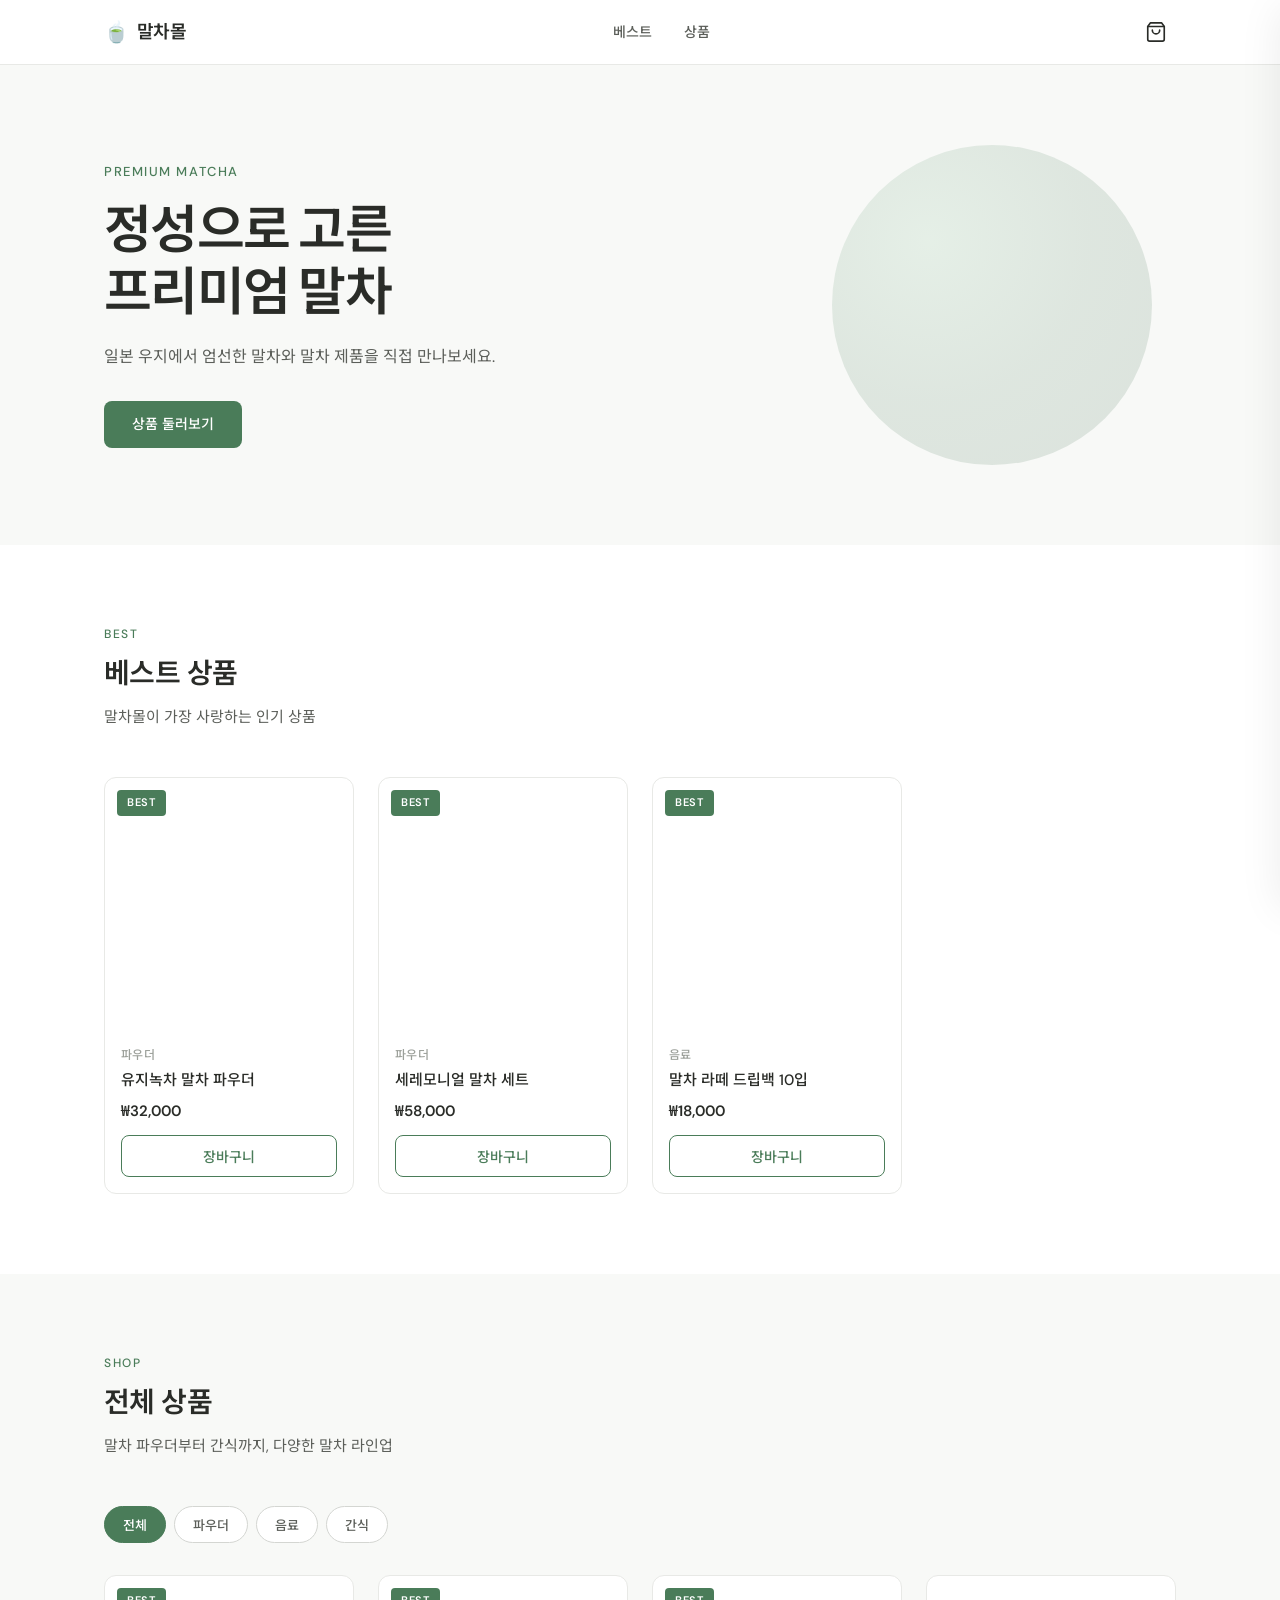
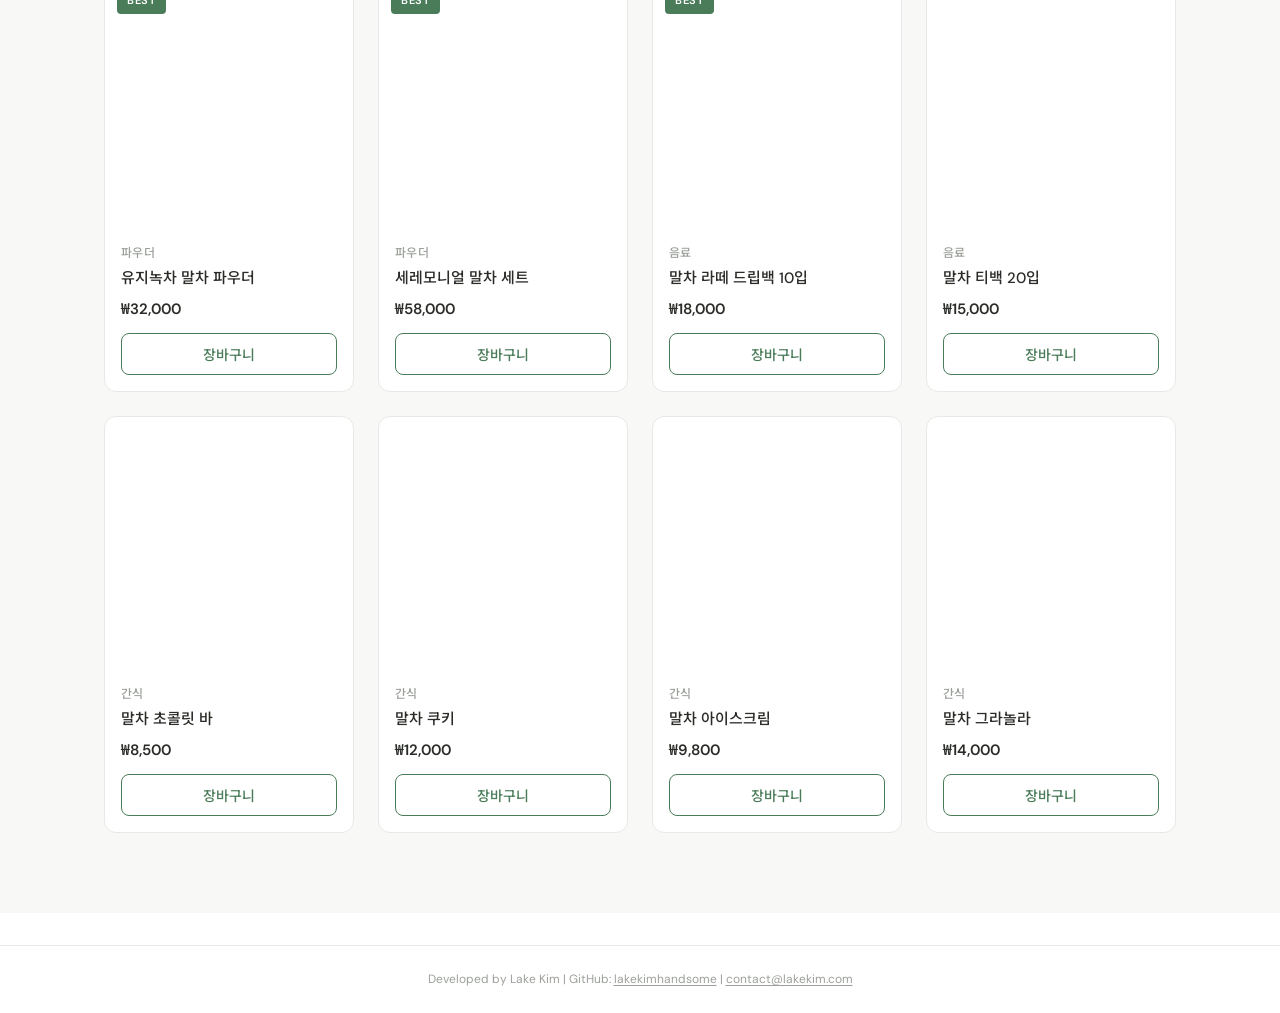
<file: index.html>
<!DOCTYPE html>
<html lang="ko">

<head>
  <meta charset="UTF-8">
  <meta name="viewport" content="width=device-width, initial-scale=1.0, viewport-fit=cover">
  <meta name="description" content="말차몰 — 프리미엄 말차와 말차 제품을 만나보세요.">
  <title>말차몰 | Matcha Mall</title>
  <link rel="icon" href="favicon.svg" type="image/svg+xml">
  <link rel="preconnect" href="https://fonts.googleapis.com">
  <link rel="preconnect" href="https://fonts.gstatic.com" crossorigin>
  <link
    href="https://fonts.googleapis.com/css2?family=DM+Sans:ital,opsz,wght@0,9..40,400;0,9..40,500;0,9..40,600;1,9..40,400&family=Noto+Sans+KR:wght@300;400;500;600&display=swap"
    rel="stylesheet">
  <link rel="stylesheet" href="css/style.css">
</head>

<body>
  <header class="header">
    <nav class="nav container">
      <a href="index.html" class="logo">
        <span class="logo-icon" aria-hidden="true">🍵</span>
        말차몰
      </a>
      <ul class="nav-links">
        <li><a href="#best">베스트</a></li>
        <li><a href="#products">상품</a></li>
      </ul>
      <button type="button" class="cart-btn" id="cart-toggle" aria-label="장바구니 열기">
        <svg width="22" height="22" viewBox="0 0 24 24" fill="none" stroke="currentColor" stroke-width="1.8"
          stroke-linecap="round" stroke-linejoin="round" aria-hidden="true">
          <path d="M6 2L3 6v14a2 2 0 0 0 2 2h14a2 2 0 0 0 2-2V6l-3-4z" />
          <line x1="3" y1="6" x2="21" y2="6" />
          <path d="M16 10a4 4 0 0 1-8 0" />
        </svg>
        <span class="cart-count" id="cart-count">0</span>
      </button>
    </nav>
  </header>

  <section class="hero">
    <div class="hero-inner container">
      <p class="hero-label">Premium Matcha</p>
      <h1 class="hero-title">정성으로 고른<br>프리미엄 말차</h1>
      <p class="hero-desc">일본 우지에서 엄선한 말차와 말차 제품을 직접 만나보세요.</p>
      <a href="#products" class="btn btn-primary">상품 둘러보기</a>
    </div>
    <div class="hero-visual" aria-hidden="true">
      <div class="hero-circle"></div>
    </div>
  </section>

  <main>
    <section class="section" id="best">
      <div class="container">
        <div class="section-head">
          <span class="section-label">Best</span>
          <h2 class="section-title">베스트 상품</h2>
          <p class="section-desc">말차몰이 가장 사랑하는 인기 상품</p>
        </div>
        <div class="product-grid" id="best-products"></div>
      </div>
    </section>

    <section class="section section--alt" id="products">
      <div class="container">
        <div class="section-head">
          <span class="section-label">Shop</span>
          <h2 class="section-title">전체 상품</h2>
          <p class="section-desc">말차 파우더부터 간식까지, 다양한 말차 라인업</p>
        </div>
        <div class="filter-bar">
          <button type="button" class="filter-btn active" data-filter="all">전체</button>
          <button type="button" class="filter-btn" data-filter="powder">파우더</button>
          <button type="button" class="filter-btn" data-filter="drink">음료</button>
          <button type="button" class="filter-btn" data-filter="snack">간식</button>
        </div>
        <div class="product-grid" id="all-products"></div>
      </div>
    </section>
  </main>

  <footer class="site-footer">
    <p class="site-footer__copy">Developed by Lake Kim | GitHub: <a href="https://github.com/lakekimhandsome" target="_blank" rel="noopener noreferrer">lakekimhandsome</a> | <a href="mailto:contact@lakekim.com">contact@lakekim.com</a></p>
  </footer>

  <!-- 장바구니 패널 -->
  <div class="cart-overlay" id="cart-overlay" aria-hidden="true"></div>
  <aside class="cart-panel" id="cart-panel" aria-label="장바구니">
    <div class="cart-header">
      <h2 class="cart-title">장바구니</h2>
      <button type="button" class="cart-close" id="cart-close" aria-label="장바구니 닫기">
        <svg width="20" height="20" viewBox="0 0 24 24" fill="none" stroke="currentColor" stroke-width="2"
          stroke-linecap="round" aria-hidden="true">
          <line x1="18" y1="6" x2="6" y2="18" />
          <line x1="6" y1="6" x2="18" y2="18" />
        </svg>
      </button>
    </div>
    <div class="cart-body" id="cart-items">
      <p class="cart-empty">장바구니가 비어 있습니다.</p>
    </div>
    <div class="cart-footer">
      <div class="cart-total">
        <span>합계</span>
        <strong id="cart-total">₩0</strong>
      </div>
      <button type="button" class="btn btn-primary btn-block" id="cart-checkout" disabled>주문하기</button>
    </div>
  </aside>

  <script src="js/data.js"></script>
  <script src="js/cart.js"></script>
  <script src="js/app.js"></script>
</body>

</html>
</file>
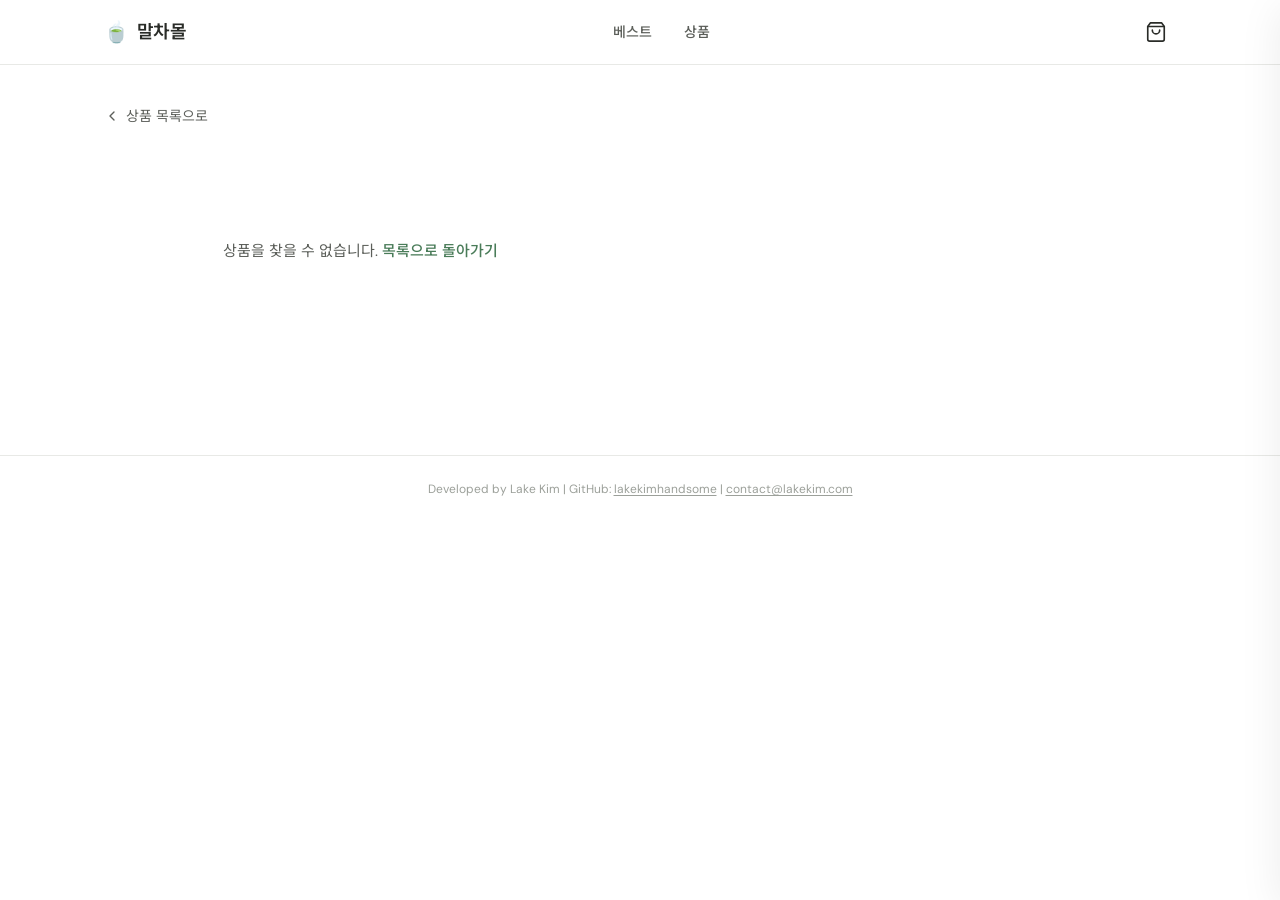
<file: product.html>
<!DOCTYPE html>
<html lang="ko">

<head>
  <meta charset="UTF-8">
  <meta name="viewport" content="width=device-width, initial-scale=1.0, viewport-fit=cover">
  <meta name="description" content="말차몰 — 상품 상세">
  <title>상품 상세 | 말차몰</title>
  <link rel="icon" href="favicon.svg" type="image/svg+xml">
  <link rel="preconnect" href="https://fonts.googleapis.com">
  <link rel="preconnect" href="https://fonts.gstatic.com" crossorigin>
  <link
    href="https://fonts.googleapis.com/css2?family=DM+Sans:ital,opsz,wght@0,9..40,400;0,9..40,500;0,9..40,600;1,9..40,400&family=Noto+Sans+KR:wght@300;400;500;600&display=swap"
    rel="stylesheet">
  <link rel="stylesheet" href="css/style.css">
</head>

<body>
  <header class="header">
    <nav class="nav container">
      <a href="index.html" class="logo">
        <span class="logo-icon" aria-hidden="true">🍵</span>
        말차몰
      </a>
      <ul class="nav-links">
        <li><a href="index.html#best">베스트</a></li>
        <li><a href="index.html#products">상품</a></li>
      </ul>
      <button type="button" class="cart-btn" id="cart-toggle" aria-label="장바구니 열기">
        <svg width="22" height="22" viewBox="0 0 24 24" fill="none" stroke="currentColor" stroke-width="1.8"
          stroke-linecap="round" stroke-linejoin="round" aria-hidden="true">
          <path d="M6 2L3 6v14a2 2 0 0 0 2 2h14a2 2 0 0 0 2-2V6l-3-4z" />
          <line x1="3" y1="6" x2="21" y2="6" />
          <path d="M16 10a4 4 0 0 1-8 0" />
        </svg>
        <span class="cart-count" id="cart-count">0</span>
      </button>
    </nav>
  </header>

  <main class="product-detail-page">
    <div class="container">
      <a href="index.html#products" class="back-link">
        <svg width="16" height="16" viewBox="0 0 24 24" fill="none" stroke="currentColor" stroke-width="2"
          stroke-linecap="round" stroke-linejoin="round" aria-hidden="true">
          <polyline points="15 18 9 12 15 6" />
        </svg>
        상품 목록으로
      </a>
      <article class="product-detail" id="product-detail">
        <!-- JS로 렌더 -->
      </article>
    </div>
  </main>

  <footer class="site-footer">
    <p class="site-footer__copy">Developed by Lake Kim | GitHub: <a href="https://github.com/lakekimhandsome" target="_blank" rel="noopener noreferrer">lakekimhandsome</a> | <a href="mailto:contact@lakekim.com">contact@lakekim.com</a></p>
  </footer>

  <div class="cart-overlay" id="cart-overlay" aria-hidden="true"></div>
  <aside class="cart-panel" id="cart-panel" aria-label="장바구니">
    <div class="cart-header">
      <h2 class="cart-title">장바구니</h2>
      <button type="button" class="cart-close" id="cart-close" aria-label="장바구니 닫기">
        <svg width="20" height="20" viewBox="0 0 24 24" fill="none" stroke="currentColor" stroke-width="2"
          stroke-linecap="round" aria-hidden="true">
          <line x1="18" y1="6" x2="6" y2="18" />
          <line x1="6" y1="6" x2="18" y2="18" />
        </svg>
      </button>
    </div>
    <div class="cart-body" id="cart-items">
      <p class="cart-empty">장바구니가 비어 있습니다.</p>
    </div>
    <div class="cart-footer">
      <div class="cart-total">
        <span>합계</span>
        <strong id="cart-total">₩0</strong>
      </div>
      <button type="button" class="btn btn-primary btn-block" id="cart-checkout" disabled>주문하기</button>
    </div>
  </aside>

  <script src="js/data.js"></script>
  <script src="js/cart.js"></script>
  <script src="js/product.js"></script>
</body>

</html>
</file>
<file: css/style.css>
/* ── Variables ── */
:root {
  --white: #ffffff;
  --off-white: #f8f9f7;
  --gray-50: #f3f4f2;
  --gray-100: #e8e9e6;
  --gray-200: #d4d6d2;
  --gray-400: #9ca09a;
  --gray-600: #5c5f5a;
  --gray-800: #2a2c28;
  --matcha: #4a7c59;
  --matcha-light: #6b9e7a;
  --matcha-pale: #e8f0ea;
  --matcha-dark: #3a6348;
  --shadow-sm: 0 1px 3px rgba(0, 0, 0, 0.04);
  --shadow-md: 0 4px 20px rgba(0, 0, 0, 0.06);
  --shadow-lg: 0 8px 40px rgba(0, 0, 0, 0.08);
  --radius: 12px;
  --radius-sm: 8px;
  --font: 'DM Sans', 'Noto Sans KR', system-ui, sans-serif;
  --transition: 0.2s ease;
}

/* ── Reset ── */
*,
*::before,
*::after {
  box-sizing: border-box;
  margin: 0;
  padding: 0;
}

html {
  scroll-behavior: smooth;
}

body {
  font-family: var(--font);
  font-size: 15px;
  line-height: 1.6;
  color: var(--gray-800);
  background: var(--white);
  -webkit-font-smoothing: antialiased;
}

a {
  color: inherit;
  text-decoration: none;
}

img {
  display: block;
  max-width: 100%;
}

button {
  font-family: inherit;
  cursor: pointer;
  border: none;
  background: none;
}

ul {
  list-style: none;
}

.container {
  width: 100%;
  max-width: 1120px;
  margin: 0 auto;
  padding: 0 24px;
}

/* ── Header ── */
.header {
  position: sticky;
  top: 0;
  z-index: 100;
  background: rgba(255, 255, 255, 0.92);
  backdrop-filter: blur(12px);
  border-bottom: 1px solid var(--gray-100);
}

.nav {
  display: flex;
  align-items: center;
  justify-content: space-between;
  height: 64px;
}

.logo {
  display: flex;
  align-items: center;
  gap: 8px;
  font-size: 18px;
  font-weight: 600;
  letter-spacing: -0.02em;
}

.logo-icon {
  font-size: 20px;
}

.nav-links {
  display: flex;
  gap: 32px;
}

.nav-links a {
  font-size: 14px;
  font-weight: 500;
  color: var(--gray-600);
  transition: color var(--transition);
}

.nav-links a:hover {
  color: var(--matcha);
}

.cart-btn {
  position: relative;
  display: flex;
  align-items: center;
  justify-content: center;
  width: 40px;
  height: 40px;
  border-radius: 50%;
  color: var(--gray-800);
  transition: background var(--transition);
}

.cart-btn:hover {
  background: var(--gray-50);
}

.cart-count {
  position: absolute;
  top: 2px;
  right: 2px;
  min-width: 18px;
  height: 18px;
  padding: 0 5px;
  font-size: 11px;
  font-weight: 600;
  line-height: 18px;
  text-align: center;
  color: var(--white);
  background: var(--matcha);
  border-radius: 9px;
  opacity: 0;
  transform: scale(0.5);
  transition: opacity var(--transition), transform var(--transition);
}

.cart-count.visible {
  opacity: 1;
  transform: scale(1);
}

/* ── Hero ── */
.hero {
  position: relative;
  display: flex;
  align-items: center;
  min-height: 480px;
  padding: 60px 0;
  background: var(--off-white);
  overflow: hidden;
}

.hero-inner {
  position: relative;
  z-index: 1;
}

.hero-label {
  font-size: 13px;
  font-weight: 500;
  letter-spacing: 0.12em;
  text-transform: uppercase;
  color: var(--matcha);
  margin-bottom: 16px;
}

.hero-title {
  font-size: clamp(36px, 5vw, 52px);
  font-weight: 600;
  line-height: 1.2;
  letter-spacing: -0.03em;
  margin-bottom: 20px;
}

.hero-desc {
  font-size: 16px;
  color: var(--gray-600);
  max-width: 400px;
  margin-bottom: 32px;
}

.hero-visual {
  position: absolute;
  right: 10%;
  top: 50%;
  transform: translateY(-50%);
  pointer-events: none;
}

.hero-circle {
  width: 320px;
  height: 320px;
  border-radius: 50%;
  background: radial-gradient(circle at 30% 30%, #7ab88a 0%, #4a7c59 50%, #3a6348 100%);
  opacity: 0.15;
}

/* ── Buttons ── */
.btn {
  display: inline-flex;
  align-items: center;
  justify-content: center;
  padding: 12px 28px;
  font-size: 14px;
  font-weight: 500;
  border-radius: var(--radius-sm);
  transition: all var(--transition);
}

.btn-primary {
  color: var(--white);
  background: var(--matcha);
}

.btn-primary:hover {
  background: var(--matcha-dark);
}

.btn-primary:disabled {
  opacity: 0.4;
  cursor: not-allowed;
}

.btn-outline {
  color: var(--matcha);
  border: 1.5px solid var(--matcha);
  background: transparent;
}

.btn-outline:hover {
  background: var(--matcha-pale);
}

.btn-block {
  width: 100%;
}

/* ── Sections ── */
.section {
  padding: 80px 0;
}

.section--alt {
  background: var(--off-white);
}

.section-head {
  margin-bottom: 48px;
}

.section-label {
  display: block;
  font-size: 12px;
  font-weight: 500;
  letter-spacing: 0.14em;
  text-transform: uppercase;
  color: var(--matcha);
  margin-bottom: 8px;
}

.section-title {
  font-size: 28px;
  font-weight: 600;
  letter-spacing: -0.02em;
  margin-bottom: 8px;
}

.section-desc {
  font-size: 15px;
  color: var(--gray-600);
}

/* ── Filter ── */
.filter-bar {
  display: flex;
  gap: 8px;
  margin-bottom: 32px;
  flex-wrap: wrap;
}

.filter-btn {
  padding: 8px 18px;
  font-size: 13px;
  font-weight: 500;
  color: var(--gray-600);
  border-radius: 20px;
  border: 1px solid var(--gray-200);
  background: var(--white);
  transition: all var(--transition);
}

.filter-btn:hover {
  border-color: var(--matcha-light);
  color: var(--matcha);
}

.filter-btn.active {
  color: var(--white);
  background: var(--matcha);
  border-color: var(--matcha);
}

/* ── Product Grid ── */
.product-grid {
  display: grid;
  grid-template-columns: repeat(auto-fill, minmax(240px, 1fr));
  gap: 24px;
}

.product-card {
  background: var(--white);
  border-radius: var(--radius);
  border: 1px solid var(--gray-100);
  overflow: hidden;
  transition: box-shadow var(--transition), transform var(--transition);
}

.product-card:hover {
  box-shadow: var(--shadow-md);
  transform: translateY(-2px);
}

.product-card-link {
  display: block;
}

.product-image-wrap {
  position: relative;
  aspect-ratio: 1;
  overflow: hidden;
}

.product-image {
  width: 100%;
  height: 100%;
  background-size: cover;
  background-position: center;
  background-repeat: no-repeat;
  transition: transform 0.4s ease;
}

.product-card:hover .product-image {
  transform: scale(1.04);
}

.product-badge {
  position: absolute;
  top: 12px;
  left: 12px;
  z-index: 1;
  padding: 4px 10px;
  font-size: 11px;
  font-weight: 600;
  letter-spacing: 0.06em;
  color: var(--white);
  background: var(--matcha);
  border-radius: 4px;
}

.product-card-body {
  padding: 16px 16px 12px;
}

.product-category {
  font-size: 12px;
  font-weight: 500;
  color: var(--gray-400);
  letter-spacing: 0.04em;
}

.product-name {
  font-size: 15px;
  font-weight: 500;
  margin: 4px 0 8px;
  line-height: 1.4;
}

.product-price {
  font-size: 15px;
  font-weight: 600;
  color: var(--gray-800);
}

.product-card .btn-add-cart {
  width: calc(100% - 32px);
  margin: 0 16px 16px;
  padding: 10px;
}

/* ── Product Detail ── */
.product-detail-page {
  padding: 40px 0 80px;
}

.back-link {
  display: inline-flex;
  align-items: center;
  gap: 6px;
  font-size: 14px;
  color: var(--gray-600);
  margin-bottom: 32px;
  transition: color var(--transition);
}

.back-link:hover {
  color: var(--matcha);
}

.product-detail {
  display: grid;
  grid-template-columns: 1fr 1fr;
  gap: 48px;
  align-items: start;
}

.product-detail-image-wrap {
  position: relative;
  border-radius: var(--radius);
  overflow: hidden;
  aspect-ratio: 1;
  border: 1px solid var(--gray-100);
}

.product-image--large {
  border-radius: var(--radius);
}

.product-badge--detail {
  top: 20px;
  left: 20px;
  font-size: 12px;
  padding: 6px 14px;
}

.product-detail-name {
  font-size: 28px;
  font-weight: 600;
  letter-spacing: -0.02em;
  margin: 8px 0 12px;
  line-height: 1.3;
}

.product-detail-price {
  font-size: 22px;
  font-weight: 600;
  margin-bottom: 20px;
}

.product-detail-desc {
  font-size: 15px;
  color: var(--gray-600);
  margin-bottom: 24px;
  line-height: 1.7;
}

.product-detail-list {
  padding: 20px;
  background: var(--off-white);
  border-radius: var(--radius-sm);
  margin-bottom: 32px;
}

.product-detail-list li {
  font-size: 14px;
  color: var(--gray-600);
  padding: 4px 0;
}

.product-detail-list li::before {
  content: '·';
  margin-right: 8px;
  color: var(--matcha);
}

.product-detail-actions {
  display: flex;
  gap: 16px;
  align-items: center;
}

.qty-control,
.cart-item-qty {
  display: flex;
  align-items: center;
  gap: 0;
  border: 1px solid var(--gray-200);
  border-radius: var(--radius-sm);
}

.qty-btn {
  width: 40px;
  height: 40px;
  font-size: 18px;
  color: var(--gray-600);
  transition: background var(--transition);
}

.qty-btn:hover {
  background: var(--gray-50);
}

.qty-value {
  width: 36px;
  text-align: center;
  font-size: 15px;
  font-weight: 500;
}

.not-found {
  text-align: center;
  padding: 80px 0;
  color: var(--gray-600);
}

.not-found a {
  color: var(--matcha);
  font-weight: 500;
}

/* ── Cart Panel ── */
.cart-overlay {
  position: fixed;
  inset: 0;
  z-index: 200;
  background: rgba(0, 0, 0, 0.3);
  opacity: 0;
  visibility: hidden;
  transition: opacity 0.3s ease, visibility 0.3s ease;
}

.cart-overlay.open {
  opacity: 1;
  visibility: visible;
}

.cart-panel {
  position: fixed;
  top: 0;
  right: 0;
  bottom: 0;
  z-index: 201;
  width: 100%;
  max-width: 400px;
  height: 100vh;
  height: 100dvh;
  max-height: 100dvh;
  background: var(--white);
  box-shadow: var(--shadow-lg);
  display: flex;
  flex-direction: column;
  transform: translateX(100%);
  transition: transform 0.3s ease;
  overflow: hidden;
}

.cart-panel.open {
  transform: translateX(0);
}

.cart-header {
  display: flex;
  align-items: center;
  justify-content: space-between;
  padding: 20px 24px;
  border-bottom: 1px solid var(--gray-100);
  flex-shrink: 0;
}

.cart-title {
  font-size: 18px;
  font-weight: 600;
}

.cart-close {
  display: flex;
  align-items: center;
  justify-content: center;
  width: 36px;
  height: 36px;
  border-radius: 50%;
  color: var(--gray-600);
  transition: background var(--transition);
}

.cart-close:hover {
  background: var(--gray-50);
}

.cart-body {
  flex: 1;
  min-height: 0;
  overflow-y: auto;
  -webkit-overflow-scrolling: touch;
  padding: 16px 24px;
}

.cart-empty {
  text-align: center;
  padding: 48px 0;
  color: var(--gray-400);
  font-size: 14px;
}

.cart-item {
  display: flex;
  gap: 12px;
  padding: 16px 0;
  border-bottom: 1px solid var(--gray-100);
}

.cart-item-image {
  width: 72px;
  height: 72px;
  border-radius: var(--radius-sm);
  flex-shrink: 0;
}

.cart-item-info {
  flex: 1;
  min-width: 0;
}

.cart-item-name {
  font-size: 14px;
  font-weight: 500;
  margin-bottom: 4px;
  line-height: 1.4;
}

.cart-item-price {
  font-size: 13px;
  color: var(--gray-600);
  margin-bottom: 8px;
}

.cart-item-qty .qty-btn {
  width: 28px;
  height: 28px;
  font-size: 14px;
}

.cart-item-qty .qty-value {
  width: 28px;
  font-size: 13px;
}

.cart-item-remove {
  display: flex;
  align-items: center;
  justify-content: center;
  width: 32px;
  height: 32px;
  color: var(--gray-400);
  border-radius: 50%;
  flex-shrink: 0;
  transition: all var(--transition);
}

.cart-item-remove:hover {
  color: #c0392b;
  background: #fdecea;
}

.cart-footer {
  flex-shrink: 0;
  padding: 20px 24px;
  padding-bottom: calc(20px + env(safe-area-inset-bottom, 0px));
  border-top: 1px solid var(--gray-100);
  background: var(--white);
}

.cart-total {
  display: flex;
  justify-content: space-between;
  align-items: center;
  margin-bottom: 16px;
  font-size: 15px;
}

.cart-total strong {
  font-size: 20px;
  font-weight: 600;
}

/* ── Footer ── */
.footer {
  padding: 40px 0;
  border-top: 1px solid var(--gray-100);
  background: var(--white);
}

.footer-inner {
  display: flex;
  flex-direction: column;
  align-items: center;
  gap: 8px;
}

.footer-brand {
  font-size: 15px;
  font-weight: 600;
}

.footer-copy {
  font-size: 13px;
  color: var(--gray-400);
}

.footer-copy a {
  color: var(--matcha);
  transition: color var(--transition);
}

.footer-copy a:hover {
  color: var(--matcha-dark);
}

.site-footer {
  margin-top: 32px;
  padding: 24px 20px;
  border-top: 1px solid var(--gray-100);
  text-align: center;
  background: var(--white);
}

.site-footer__copy {
  font-size: 0.75rem;
  color: var(--gray-400);
}

.site-footer__copy a {
  color: inherit;
  text-decoration: underline;
  text-underline-offset: 2px;
  transition: color var(--transition);
}

.site-footer__copy a:hover {
  color: var(--matcha);
}

/* ── Responsive ── */
@media (max-width: 768px) {
  .nav-links {
    display: none;
  }

  .hero {
    min-height: 360px;
    padding: 40px 0;
  }

  .hero-visual {
    display: none;
  }

  .section {
    padding: 56px 0;
  }

  .product-detail {
    grid-template-columns: 1fr;
    gap: 32px;
  }

  .product-detail-actions {
    flex-direction: column;
  }

  .product-detail-actions .btn-primary {
    width: 100%;
  }

  .qty-control {
    width: 100%;
    justify-content: center;
  }
}

@media (max-width: 480px) {
  .product-grid {
    grid-template-columns: repeat(2, 1fr);
    gap: 16px;
  }

  .product-card-body {
    padding: 12px 12px 8px;
  }

  .product-name {
    font-size: 13px;
  }

  .product-card .btn-add-cart {
    width: calc(100% - 24px);
    margin: 0 12px 12px;
    font-size: 12px;
    padding: 8px;
  }
}
</file>
